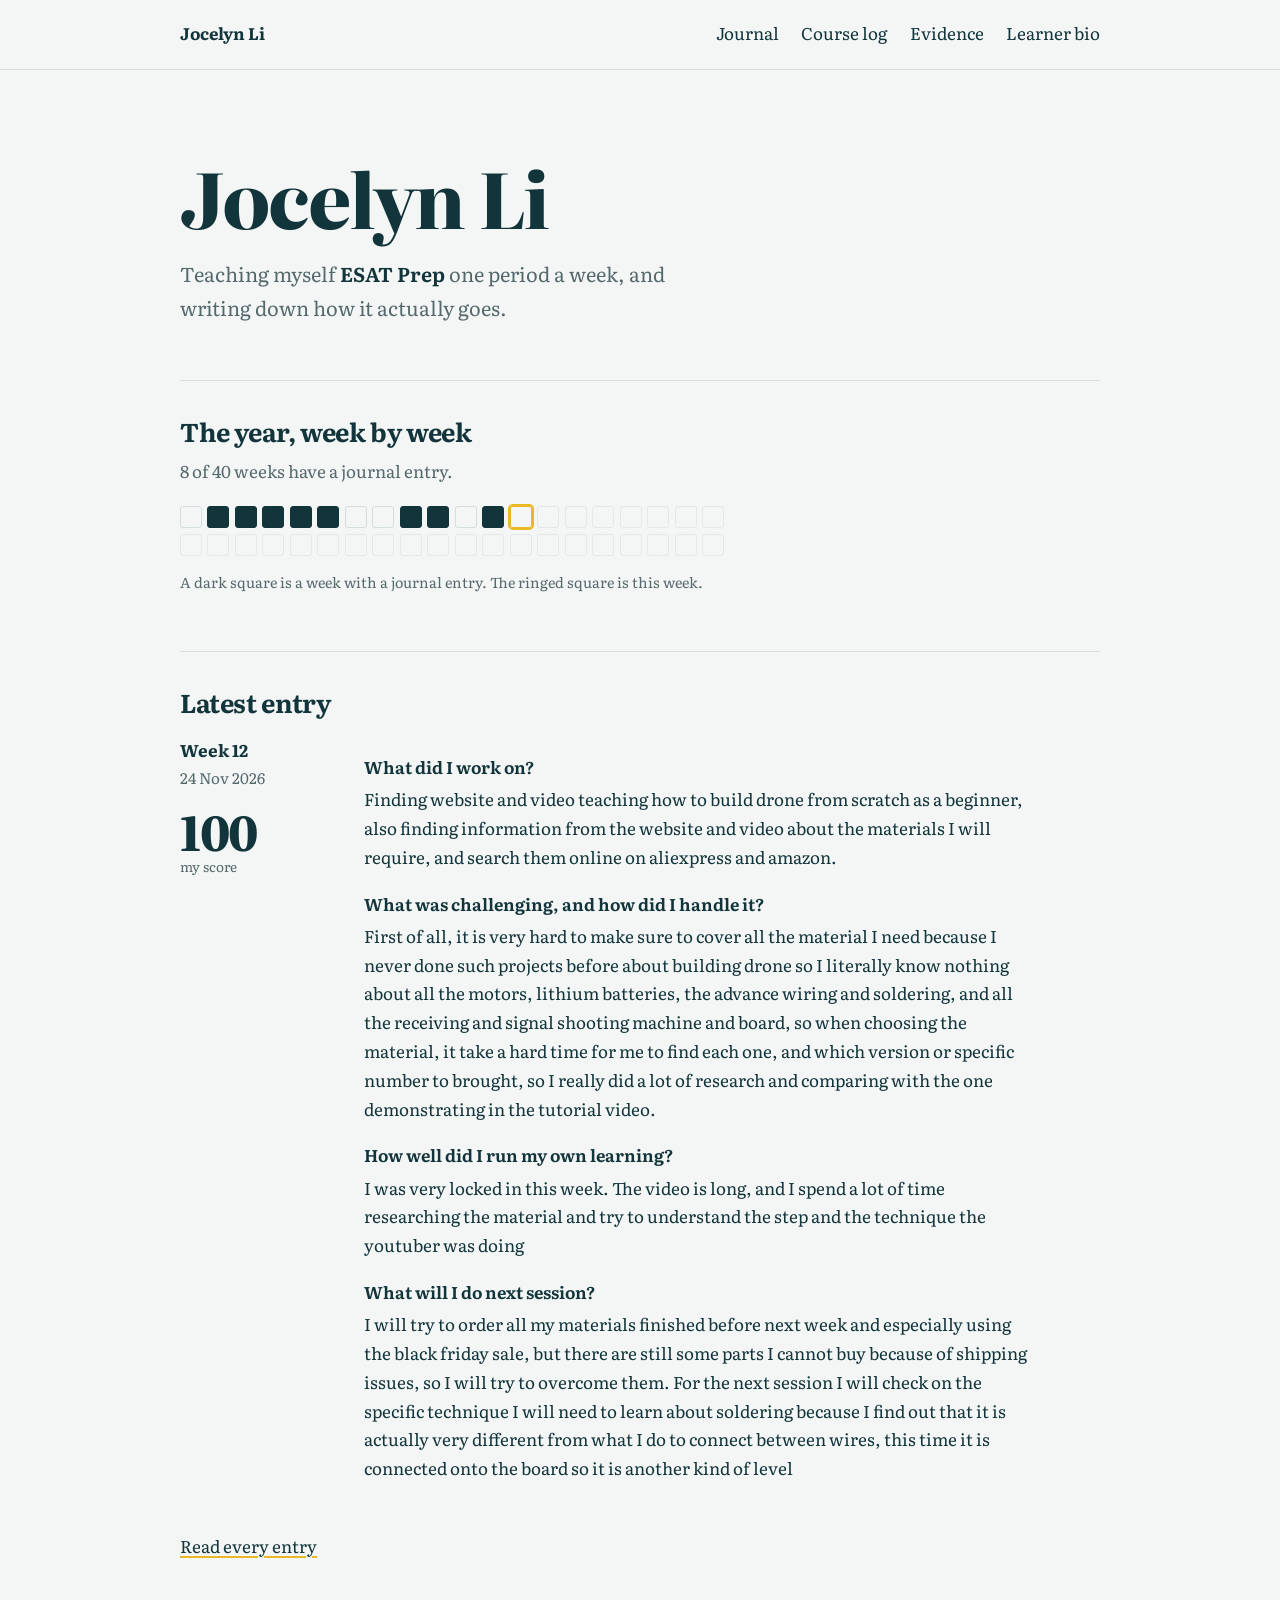
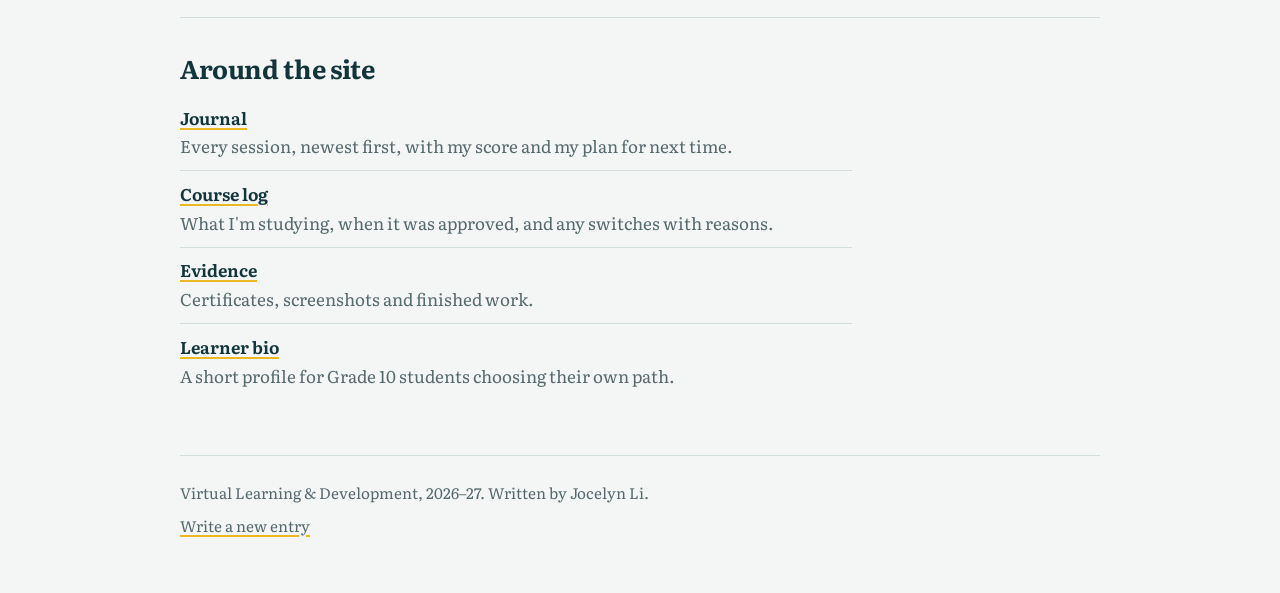
<file: index.html>
<!doctype html>
<html lang="en">
<head>
<meta charset="utf-8">
<meta name="viewport" content="width=device-width, initial-scale=1, viewport-fit=cover">
<title>Learning journal</title>
<meta name="description" content="A weekly record of self-directed learning through Virtual Learning & Development.">
<meta name="theme-color" content="#12343B">
<link rel="preconnect" href="https://fonts.googleapis.com">
<link rel="preconnect" href="https://fonts.gstatic.com" crossorigin>
<link rel="stylesheet" href="https://fonts.googleapis.com/css2?family=Literata:ital,opsz,wght@0,7..72,400..800;1,7..72,400..700&amp;display=swap">
<link rel="stylesheet" href="css/style.css">
</head>
<body>
<a class="skip" href="#main">Skip to content</a>
<header class="top">
  <div class="wrap bar">
    <a class="brand" href="index.html" data-site="name">ESAT PREP</a>
    <nav aria-label="Main"><a href="journal.html">Journal</a><a href="course-log.html">Course log</a><a href="evidence.html">Evidence</a><a href="bio.html">Learner bio</a></nav>
  </div>
</header>
<main id="main" class="wrap">

<section class="hero">
  <h1 data-site="name">ESAT PREP</h1>
  <p class="lede">Teaching myself <strong data-now="name">[Course name]</strong> one period a week, and writing down how it actually goes.</p>
</section>

<section class="section" aria-labelledby="weeks-h">
  <h2 id="weeks-h">The year, week by week</h2>
  <p id="strip-summary" class="muted"></p>
  <div id="strip" class="strip"></div>
  <p class="legend">A dark square is a week with a journal entry. The ringed square is this week.</p>
</section>

<section class="section" aria-labelledby="latest-h">
  <h2 id="latest-h">Latest entry</h2>
  <div id="latest"></div>
  <p><a href="journal.html">Read every entry</a></p>
</section>

<section class="section" aria-labelledby="around-h">
  <h2 id="around-h">Around the site</h2>
  <ul class="plain">
    <li><a href="journal.html">Journal</a><br><span class="muted">Every session, newest first, with my score and my plan for next time.</span></li>
    <li><a href="course-log.html">Course log</a><br><span class="muted">What I'm studying, when it was approved, and any switches with reasons.</span></li>
    <li><a href="evidence.html">Evidence</a><br><span class="muted">Certificates, screenshots and finished work.</span></li>
    <li><a href="bio.html">Learner bio</a><br><span class="muted">A short profile for Grade 10 students choosing their own path.</span></li>
  </ul>
</section>

</main>
<footer class="wrap foot">
  <p>Virtual Learning &amp; Development, 2026&ndash;27. Written by <span data-site="name">ESAT PREP</span>.</p>
  <p><a href="write.html">Write a new entry</a></p>
</footer>
<script src="data/site.js"></script>
<script src="data/entries.js"></script>
<script src="js/app.js"></script>
</body>
</html>
</file>
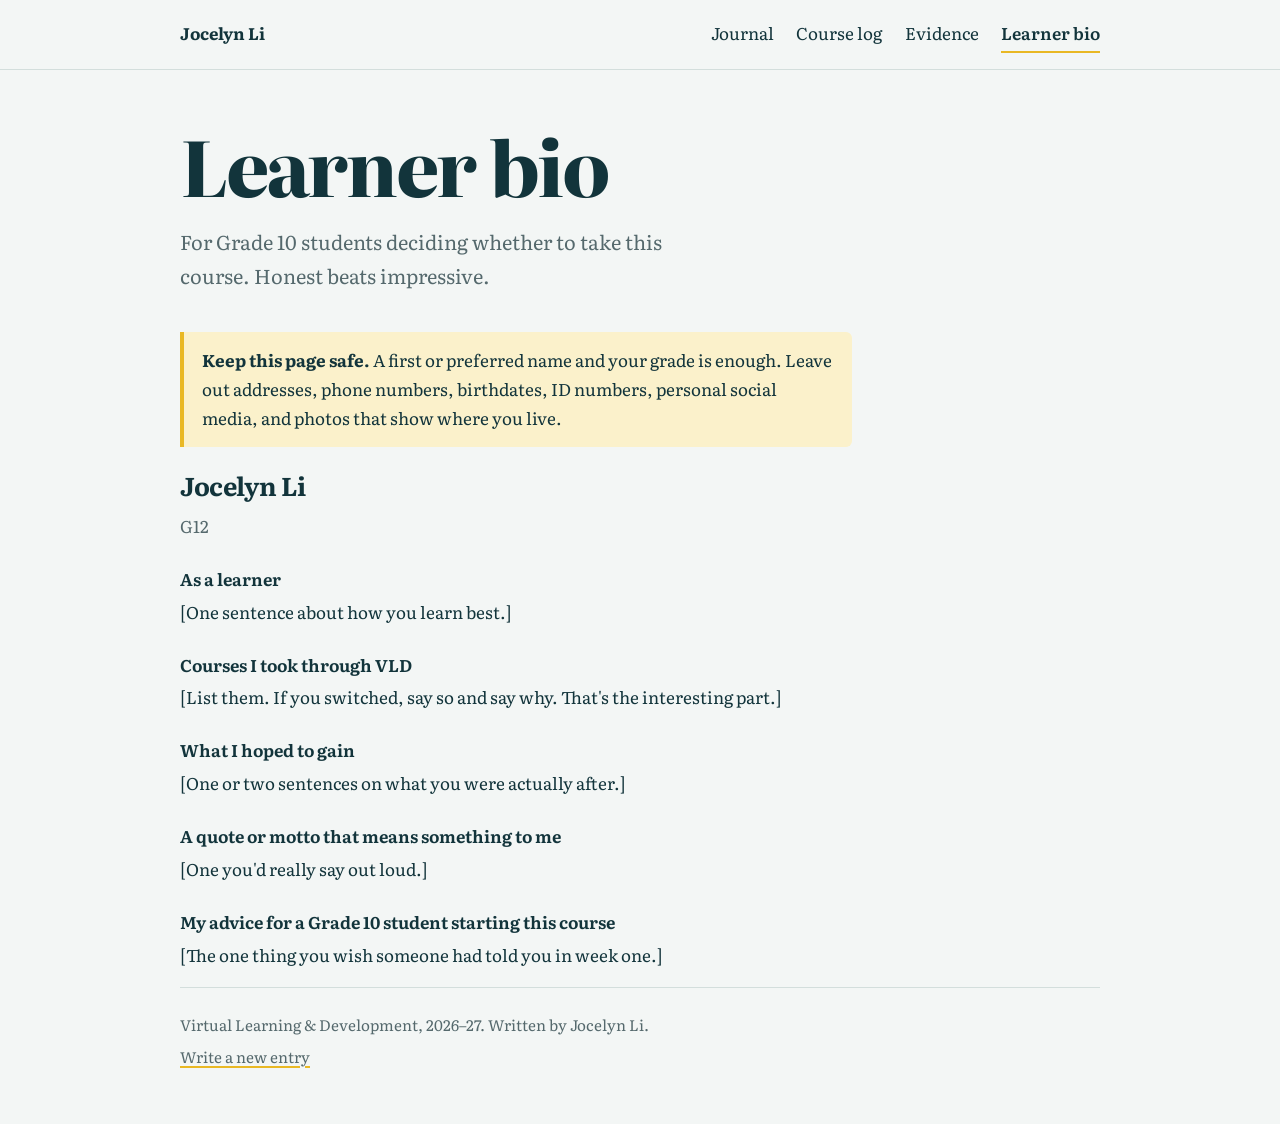
<file: bio.html>
<!doctype html>
<html lang="en">
<head>
<meta charset="utf-8">
<meta name="viewport" content="width=device-width, initial-scale=1, viewport-fit=cover">
<title>Learner bio</title>
<meta name="description" content="A short, safe profile written for Grade 10 students.">
<meta name="theme-color" content="#12343B">
<link rel="preconnect" href="https://fonts.googleapis.com">
<link rel="preconnect" href="https://fonts.gstatic.com" crossorigin>
<link rel="stylesheet" href="https://fonts.googleapis.com/css2?family=Literata:ital,opsz,wght@0,7..72,400..800;1,7..72,400..700&amp;display=swap">
<link rel="stylesheet" href="css/style.css">
</head>
<body>
<a class="skip" href="#main">Skip to content</a>
<header class="top">
  <div class="wrap bar">
    <a class="brand" href="index.html" data-site="name">Jocelyn Li</a>
    <nav aria-label="Main"><a href="journal.html">Journal</a><a href="course-log.html">Course log</a><a href="evidence.html">Evidence</a><a href="bio.html" aria-current="page">Learner bio</a></nav>
  </div>
</header>
<main id="main" class="wrap">

<section class="page-head">
  <h1>Learner bio</h1>
  <p class="lede">For Grade 10 students deciding whether to take this course. Honest beats impressive.</p>
</section>
<section aria-label="Learner bio">
  <aside class="note"><p><strong>Keep this page safe.</strong> A first or preferred name and your grade is enough. Leave out addresses, phone numbers, birthdates, ID numbers, personal social media, and photos that show where you live.</p></aside>
  <div class="bio">
    <h2 data-site="name">Jocelyn Li</h2>
    <p class="muted" data-site="grade">G12</p>
    <dl>
      <dt>As a learner</dt>
      <dd>[One sentence about how you learn best.]</dd>
      <dt>Courses I took through VLD</dt>
      <dd>[List them. If you switched, say so and say why. That's the interesting part.]</dd>
      <dt>What I hoped to gain</dt>
      <dd>[One or two sentences on what you were actually after.]</dd>
      <dt>A quote or motto that means something to me</dt>
      <dd>[One you'd really say out loud.]</dd>
      <dt>My advice for a Grade 10 student starting this course</dt>
      <dd>[The one thing you wish someone had told you in week one.]</dd>
    </dl>
  </div>
</section>

</main>
<footer class="wrap foot">
  <p>Virtual Learning &amp; Development, 2026&ndash;27. Written by <span data-site="name">Jocelyn Li</span>.</p>
  <p><a href="write.html">Write a new entry</a></p>
</footer>
<script src="data/site.js"></script>
<script src="js/app.js"></script>
</body>
</html>
</file>
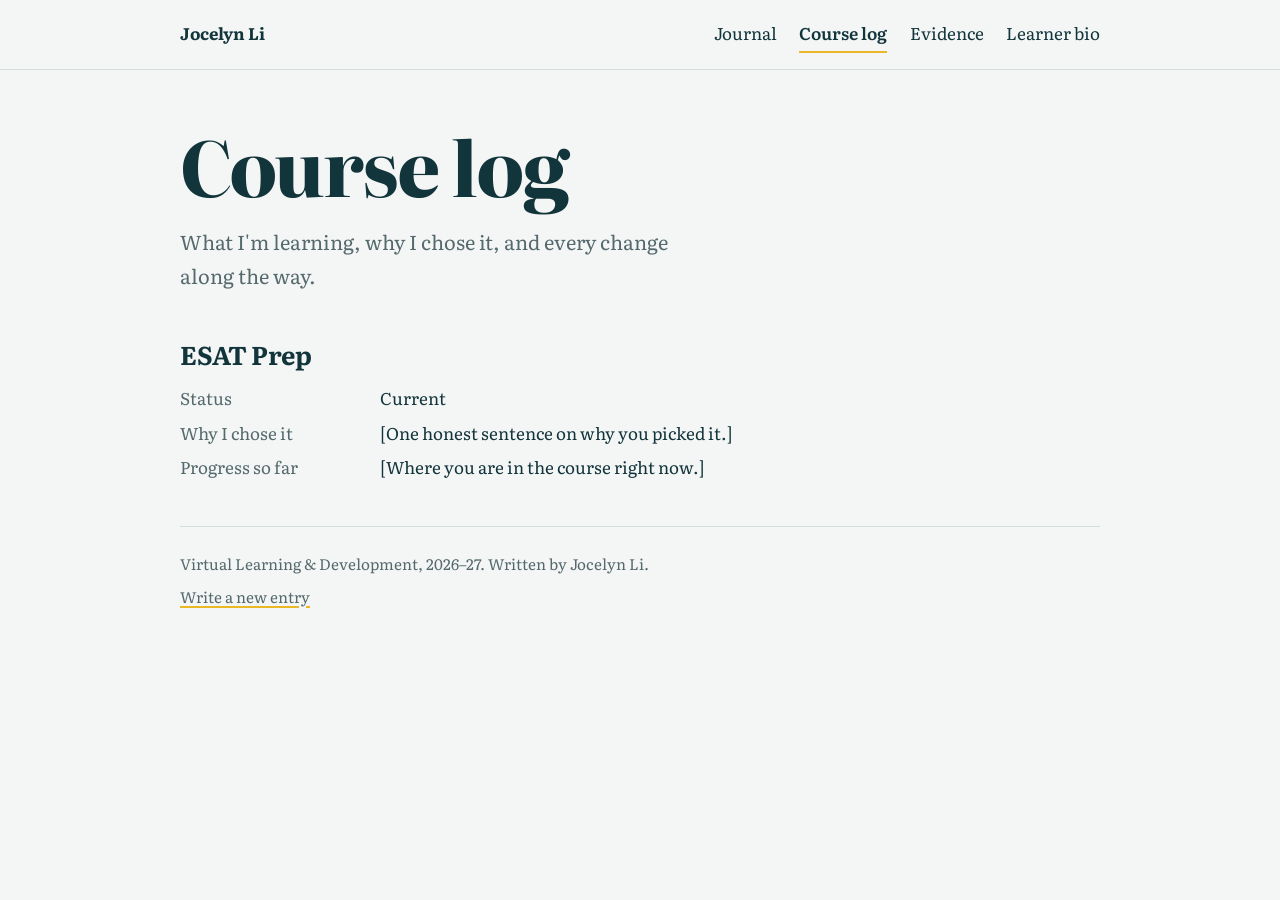
<file: course-log.html>
<!doctype html>
<html lang="en">
<head>
<meta charset="utf-8">
<meta name="viewport" content="width=device-width, initial-scale=1, viewport-fit=cover">
<title>Course log</title>
<meta name="description" content="The course I chose, when it was approved, and how it's going.">
<meta name="theme-color" content="#12343B">
<link rel="preconnect" href="https://fonts.googleapis.com">
<link rel="preconnect" href="https://fonts.gstatic.com" crossorigin>
<link rel="stylesheet" href="https://fonts.googleapis.com/css2?family=Literata:ital,opsz,wght@0,7..72,400..800;1,7..72,400..700&amp;display=swap">
<link rel="stylesheet" href="css/style.css">
</head>
<body>
<a class="skip" href="#main">Skip to content</a>
<header class="top">
  <div class="wrap bar">
    <a class="brand" href="index.html" data-site="name">Jocelyn Li</a>
    <nav aria-label="Main"><a href="journal.html">Journal</a><a href="course-log.html" aria-current="page">Course log</a><a href="evidence.html">Evidence</a><a href="bio.html">Learner bio</a></nav>
  </div>
</header>
<main id="main" class="wrap">

<section class="page-head">
  <h1>Course log</h1>
  <p class="lede">What I'm learning, why I chose it, and every change along the way.</p>
</section>
<section aria-label="Courses">
  <div id="courses"></div>
  <noscript><p>This page needs JavaScript to show the course log.</p></noscript>
</section>

</main>
<footer class="wrap foot">
  <p>Virtual Learning &amp; Development, 2026&ndash;27. Written by <span data-site="name">Jocelyn Li</span>.</p>
  <p><a href="write.html">Write a new entry</a></p>
</footer>
<script src="data/site.js"></script>
<script src="data/entries.js"></script>
<script src="js/app.js"></script>
</body>
</html>
</file>
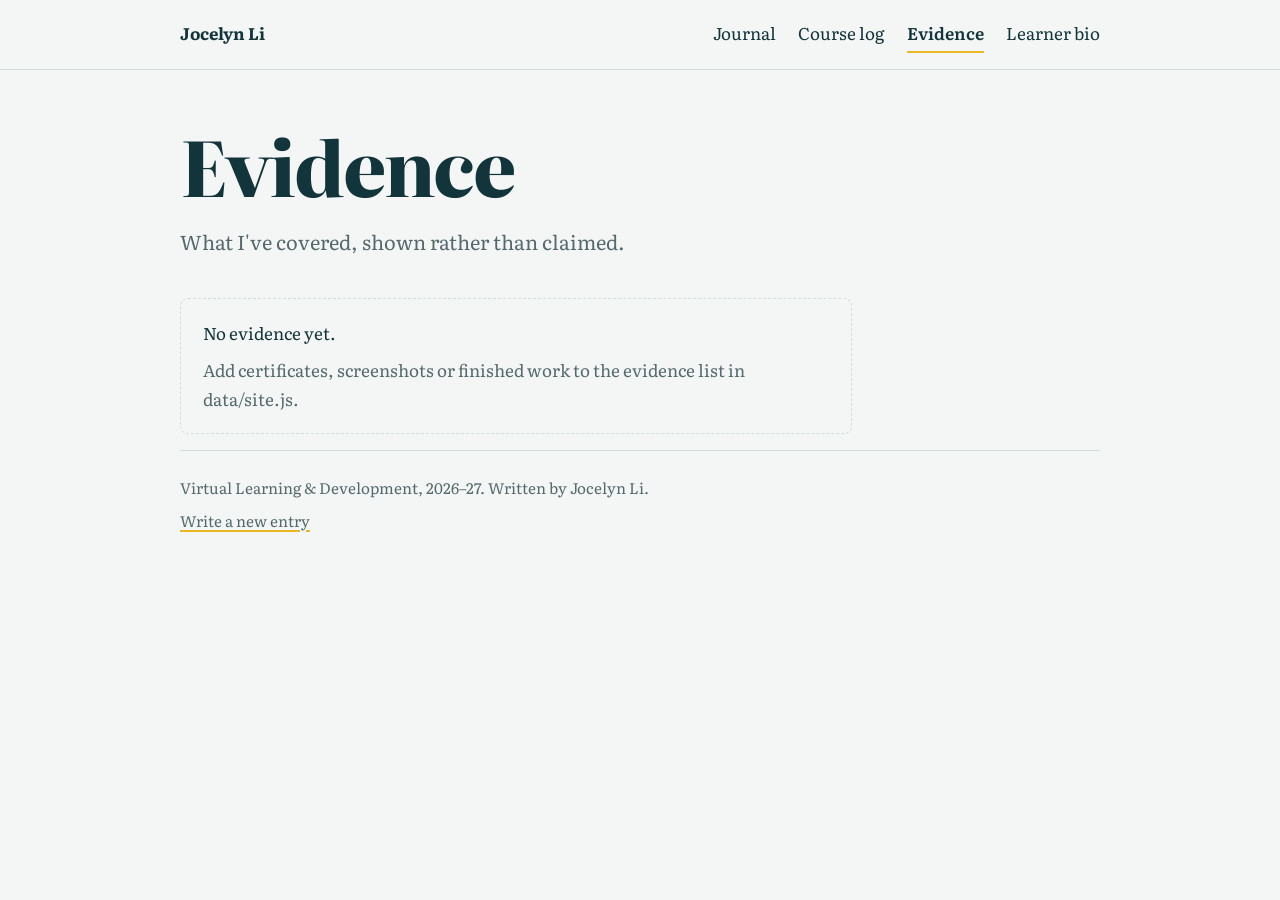
<file: evidence.html>
<!doctype html>
<html lang="en">
<head>
<meta charset="utf-8">
<meta name="viewport" content="width=device-width, initial-scale=1, viewport-fit=cover">
<title>Evidence</title>
<meta name="description" content="Proof of learning: certificates, screenshots and finished work.">
<meta name="theme-color" content="#12343B">
<link rel="preconnect" href="https://fonts.googleapis.com">
<link rel="preconnect" href="https://fonts.gstatic.com" crossorigin>
<link rel="stylesheet" href="https://fonts.googleapis.com/css2?family=Literata:ital,opsz,wght@0,7..72,400..800;1,7..72,400..700&amp;display=swap">
<link rel="stylesheet" href="css/style.css">
</head>
<body>
<a class="skip" href="#main">Skip to content</a>
<header class="top">
  <div class="wrap bar">
    <a class="brand" href="index.html" data-site="name">ESAT PREP</a>
    <nav aria-label="Main"><a href="journal.html">Journal</a><a href="course-log.html">Course log</a><a href="evidence.html" aria-current="page">Evidence</a><a href="bio.html">Learner bio</a></nav>
  </div>
</header>
<main id="main" class="wrap">

<section class="page-head">
  <h1>Evidence</h1>
  <p class="lede">What I've covered, shown rather than claimed.</p>
</section>
<section aria-label="Evidence">
  <div id="evidence"></div>
  <noscript><p>This page needs JavaScript to show the evidence list.</p></noscript>
</section>

</main>
<footer class="wrap foot">
  <p>Virtual Learning &amp; Development, 2026&ndash;27. Written by <span data-site="name">ESAT PREP</span>.</p>
  <p><a href="write.html">Write a new entry</a></p>
</footer>
<script src="data/site.js"></script>
<script src="data/entries.js"></script>
<script src="js/app.js"></script>
</body>
</html>
</file>
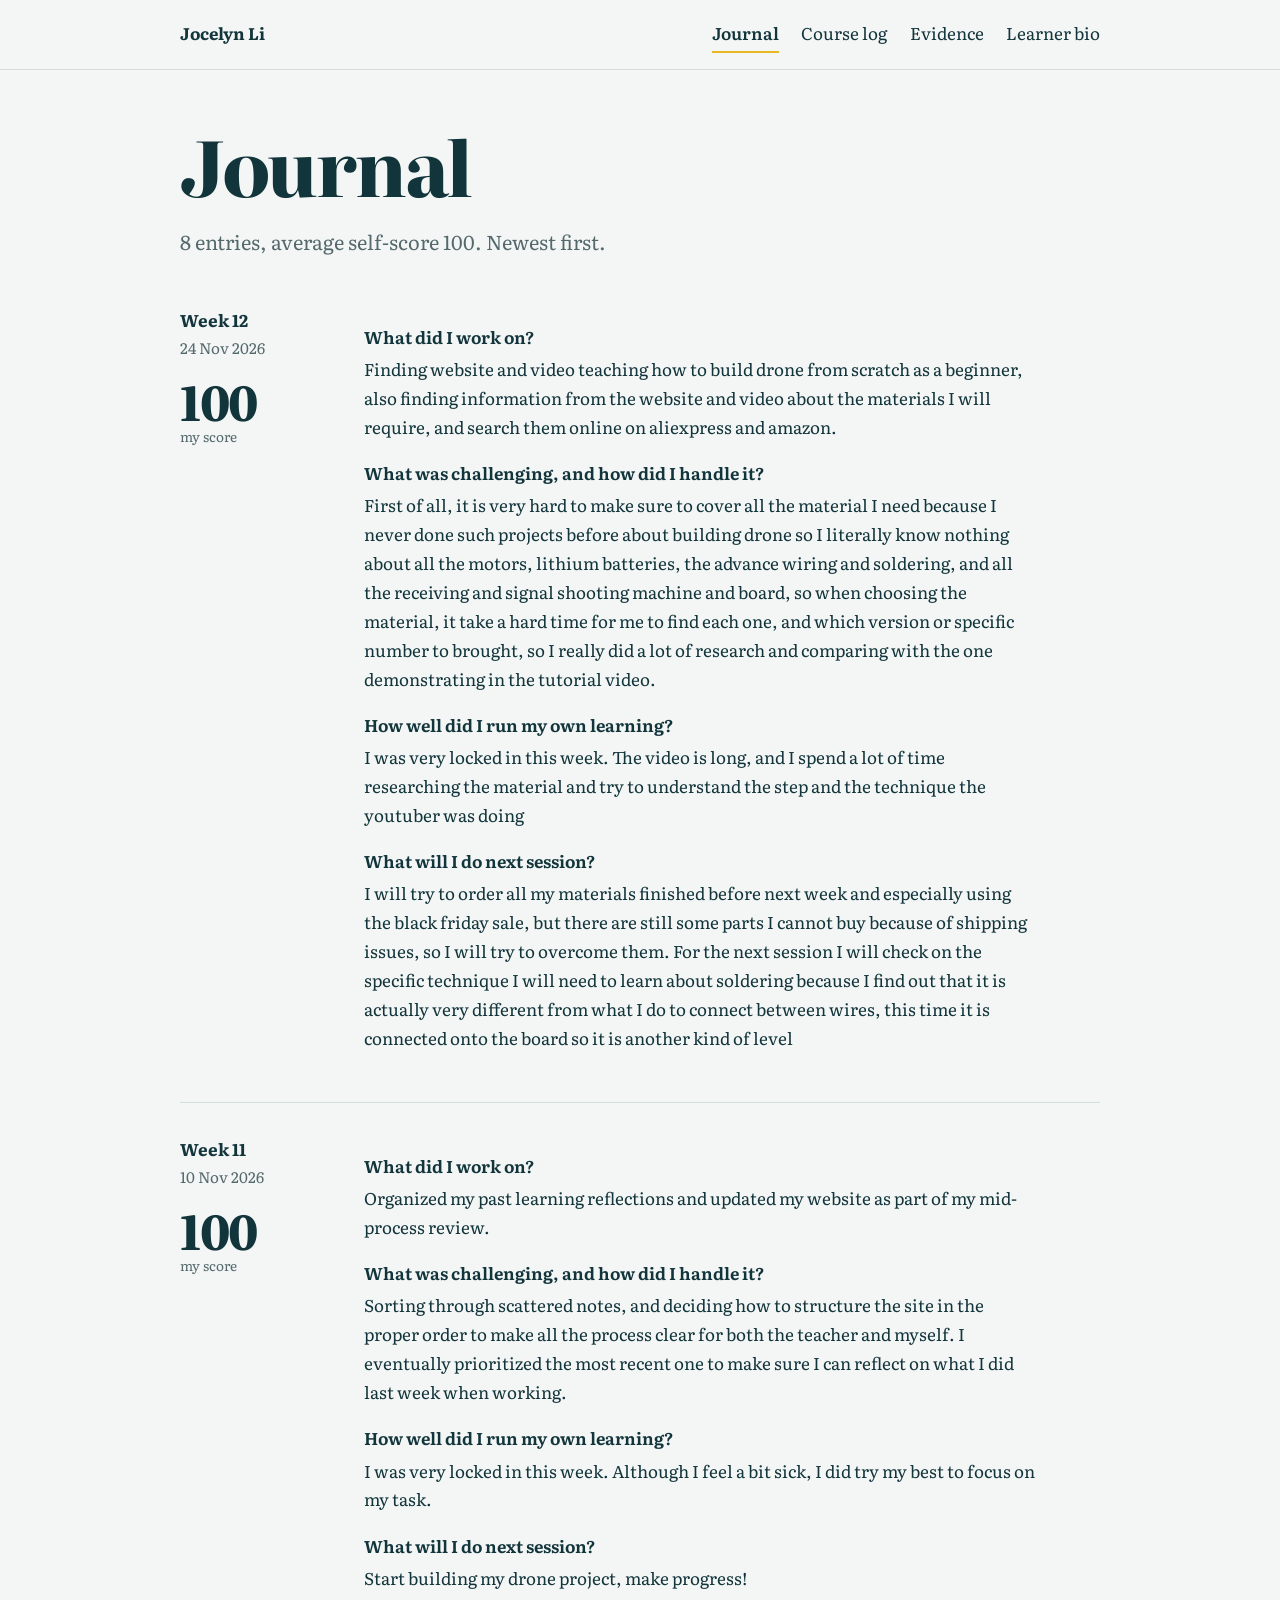
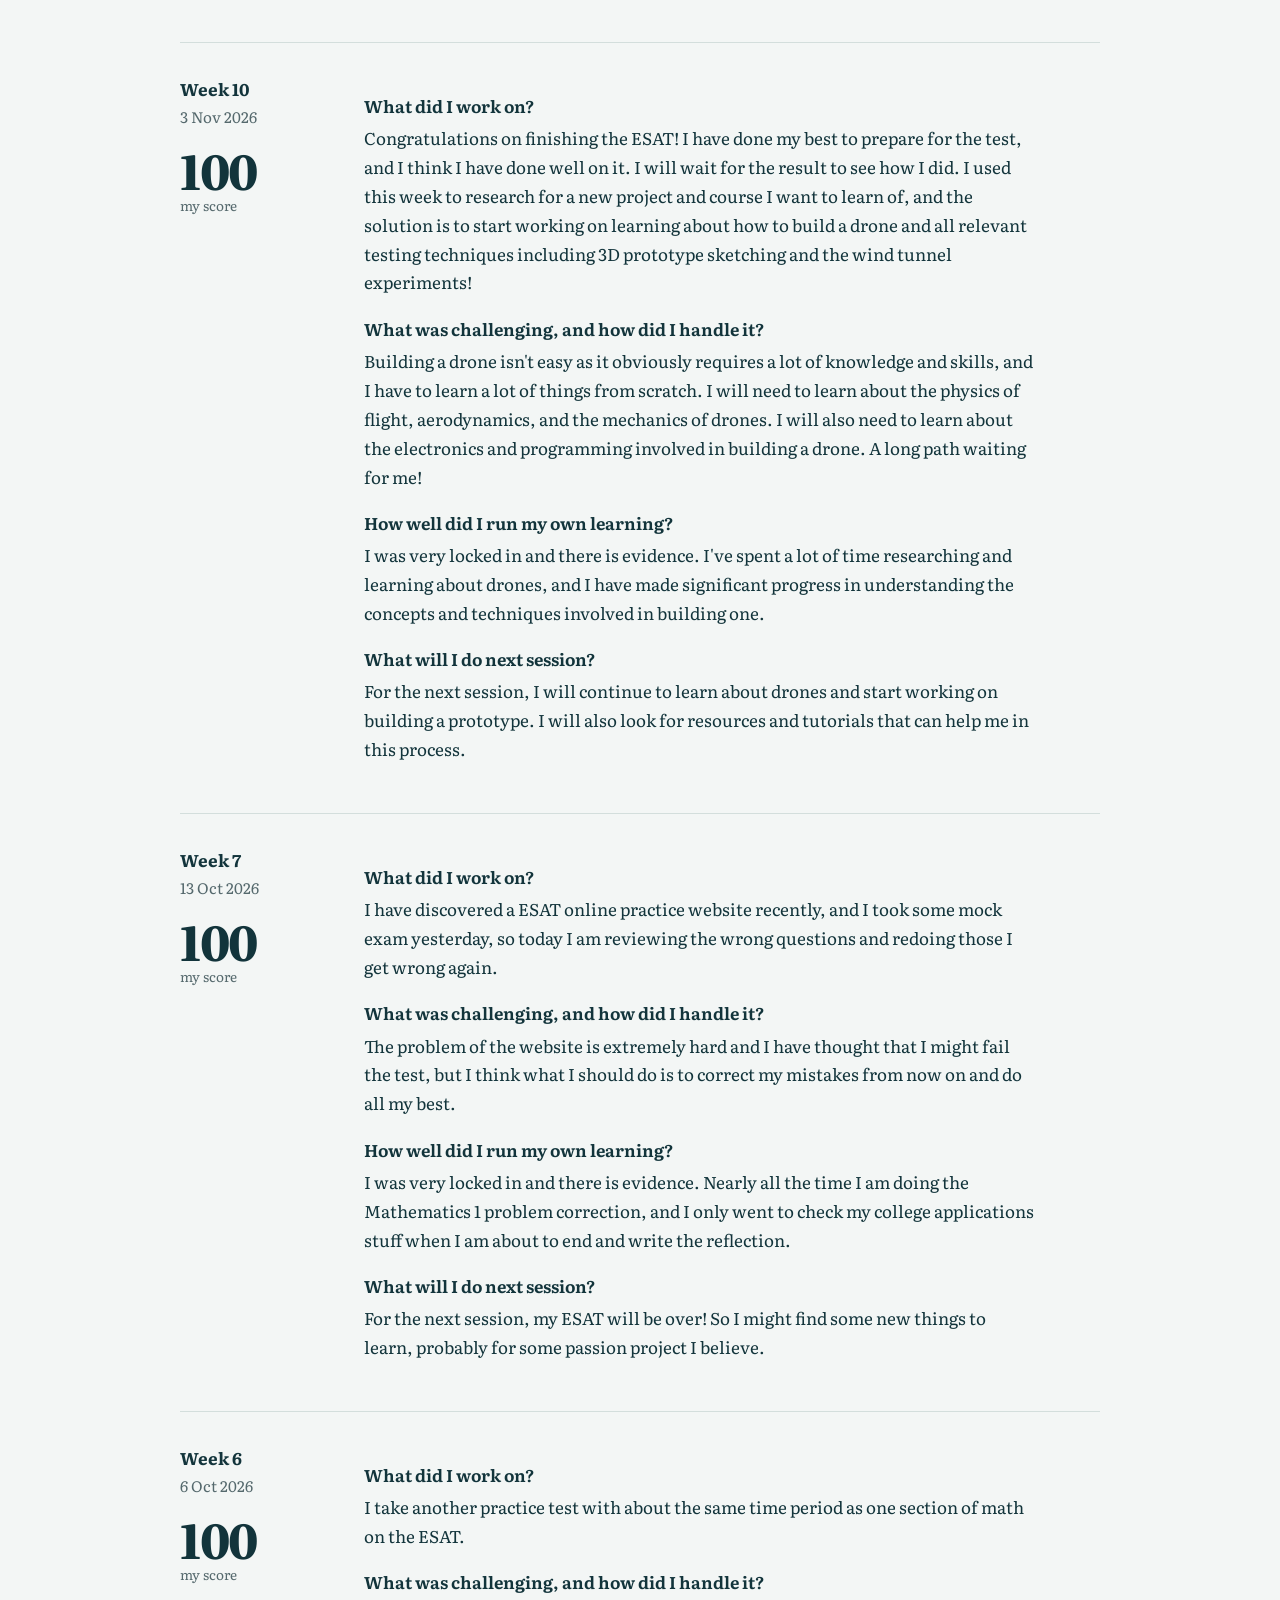
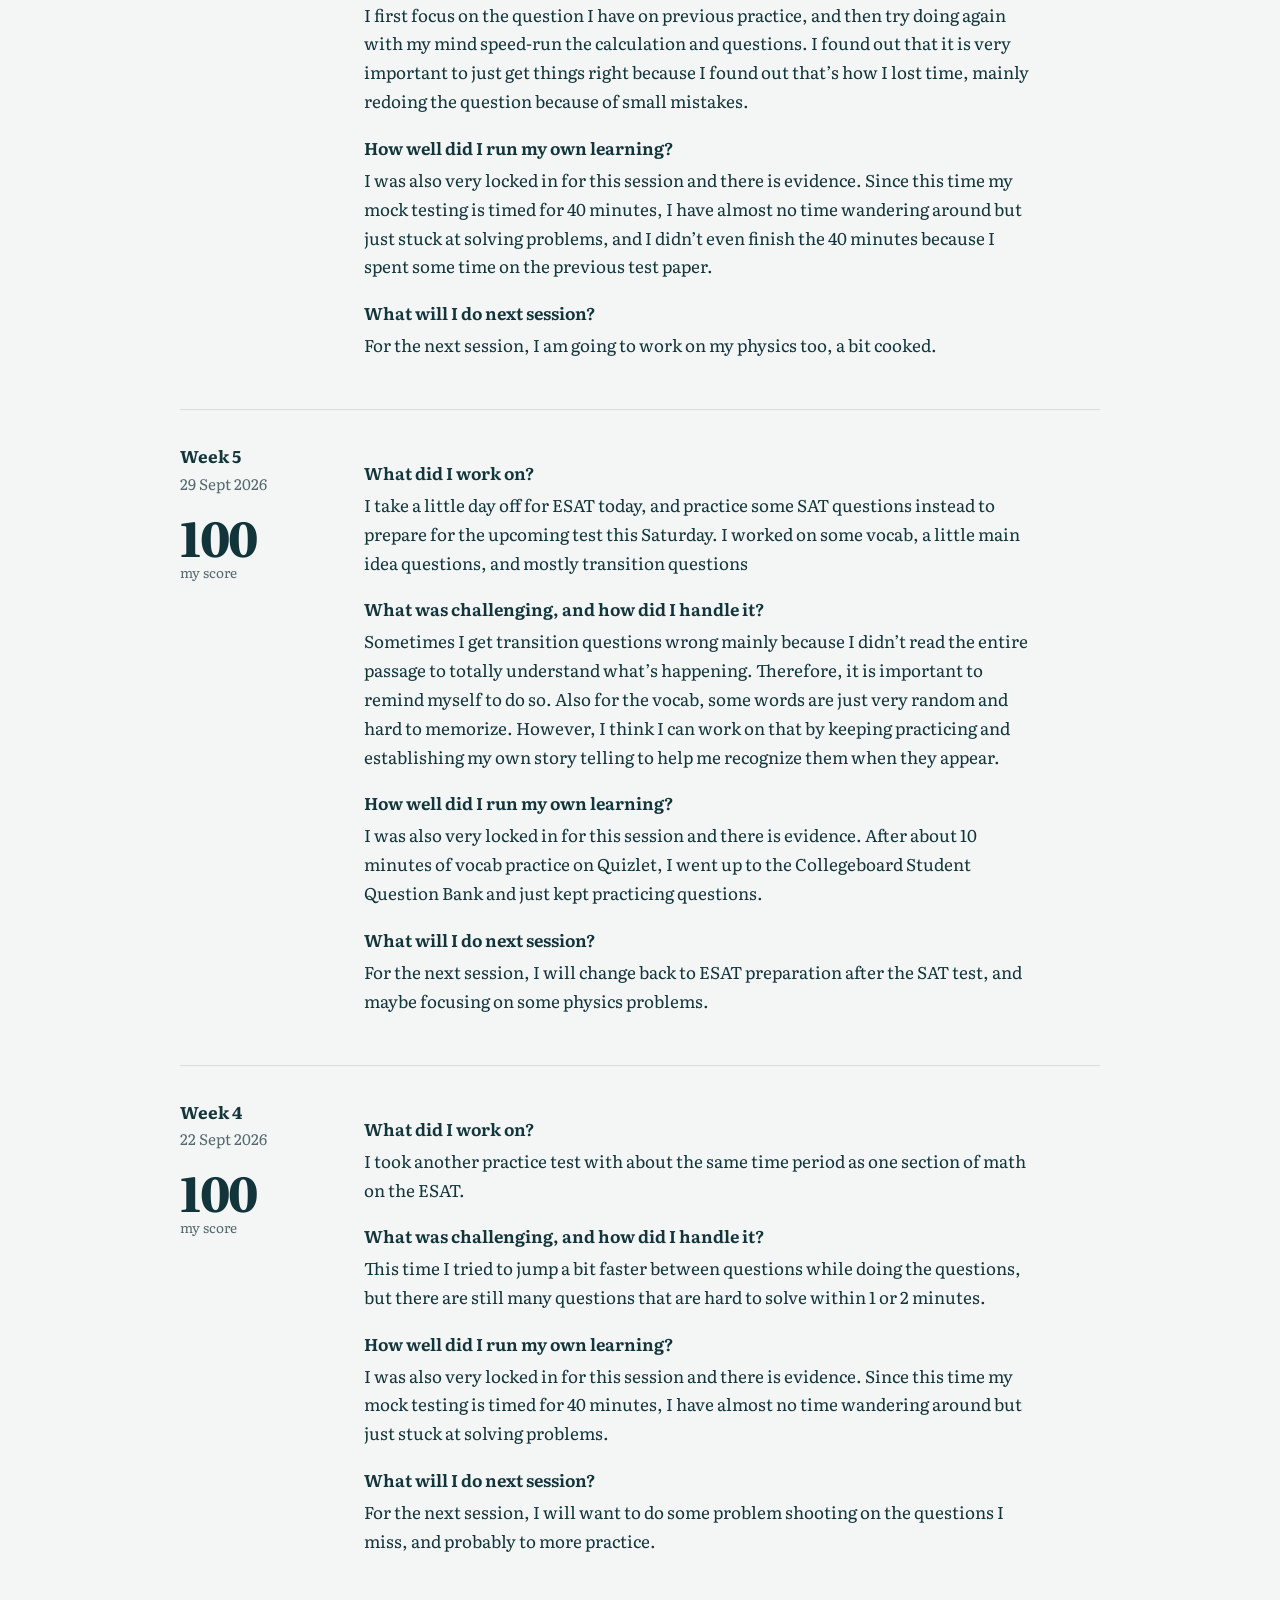
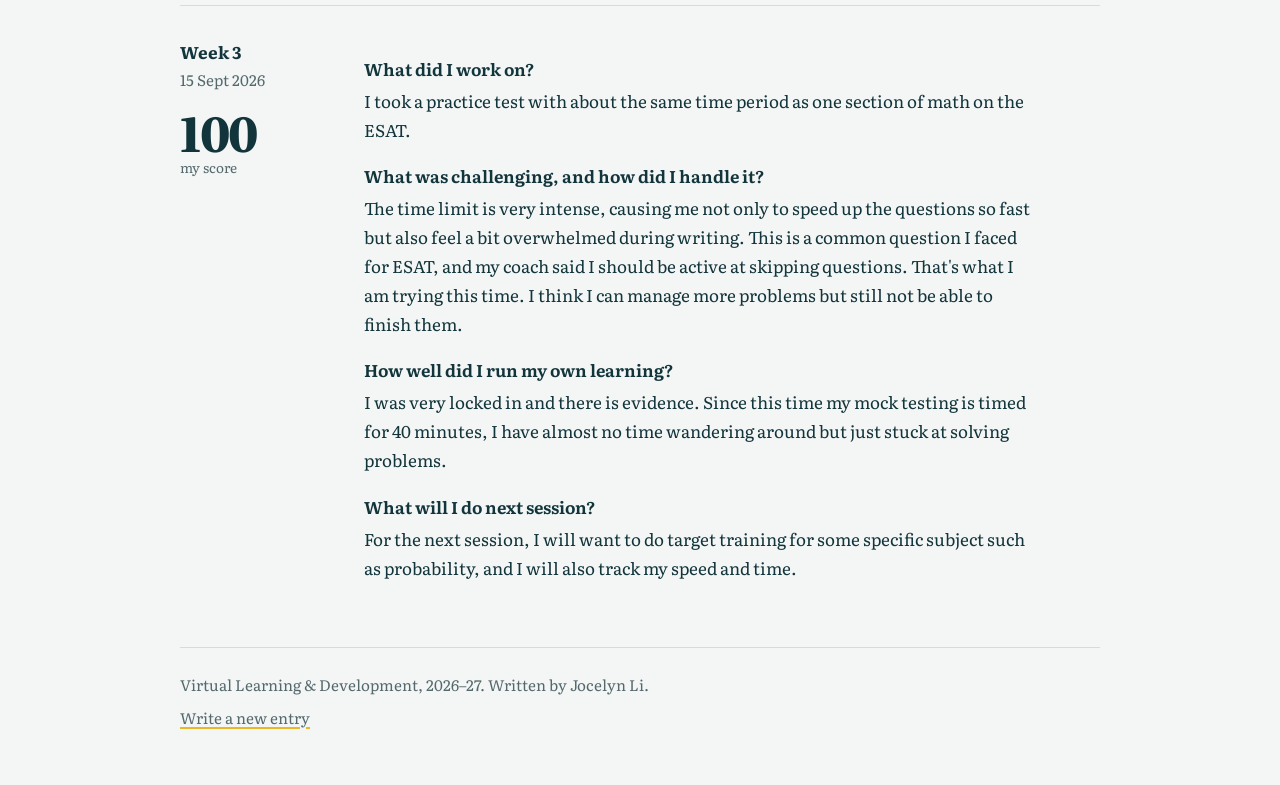
<file: journal.html>
<!doctype html>
<html lang="en">
<head>
<meta charset="utf-8">
<meta name="viewport" content="width=device-width, initial-scale=1, viewport-fit=cover">
<title>Journal</title>
<meta name="description" content="Weekly reflection journal for Virtual Learning & Development.">
<meta name="theme-color" content="#12343B">
<link rel="preconnect" href="https://fonts.googleapis.com">
<link rel="preconnect" href="https://fonts.gstatic.com" crossorigin>
<link rel="stylesheet" href="https://fonts.googleapis.com/css2?family=Literata:ital,opsz,wght@0,7..72,400..800;1,7..72,400..700&amp;display=swap">
<link rel="stylesheet" href="css/style.css">
</head>
<body>
<a class="skip" href="#main">Skip to content</a>
<header class="top">
  <div class="wrap bar">
    <a class="brand" href="index.html" data-site="name">Jocelyn Li</a>
    <nav aria-label="Main"><a href="journal.html" aria-current="page">Journal</a><a href="course-log.html">Course log</a><a href="evidence.html">Evidence</a><a href="bio.html">Learner bio</a></nav>
  </div>
</header>
<main id="main" class="wrap">

<section class="page-head">
  <h1>Journal</h1>
  <p id="journal-summary" class="lede"></p>
</section>
<section aria-label="Journal entries">
  <div id="entries"></div>
  <noscript><p>This page needs JavaScript to show the journal entries.</p></noscript>
</section>

</main>
<footer class="wrap foot">
  <p>Virtual Learning &amp; Development, 2026&ndash;27. Written by <span data-site="name">Jocelyn Li</span>.</p>
  <p><a href="write.html">Write a new entry</a></p>
</footer>
<script src="data/site.js"></script>
<script src="data/entries.js"></script>
<script src="js/app.js"></script>
</body>
</html>
</file>
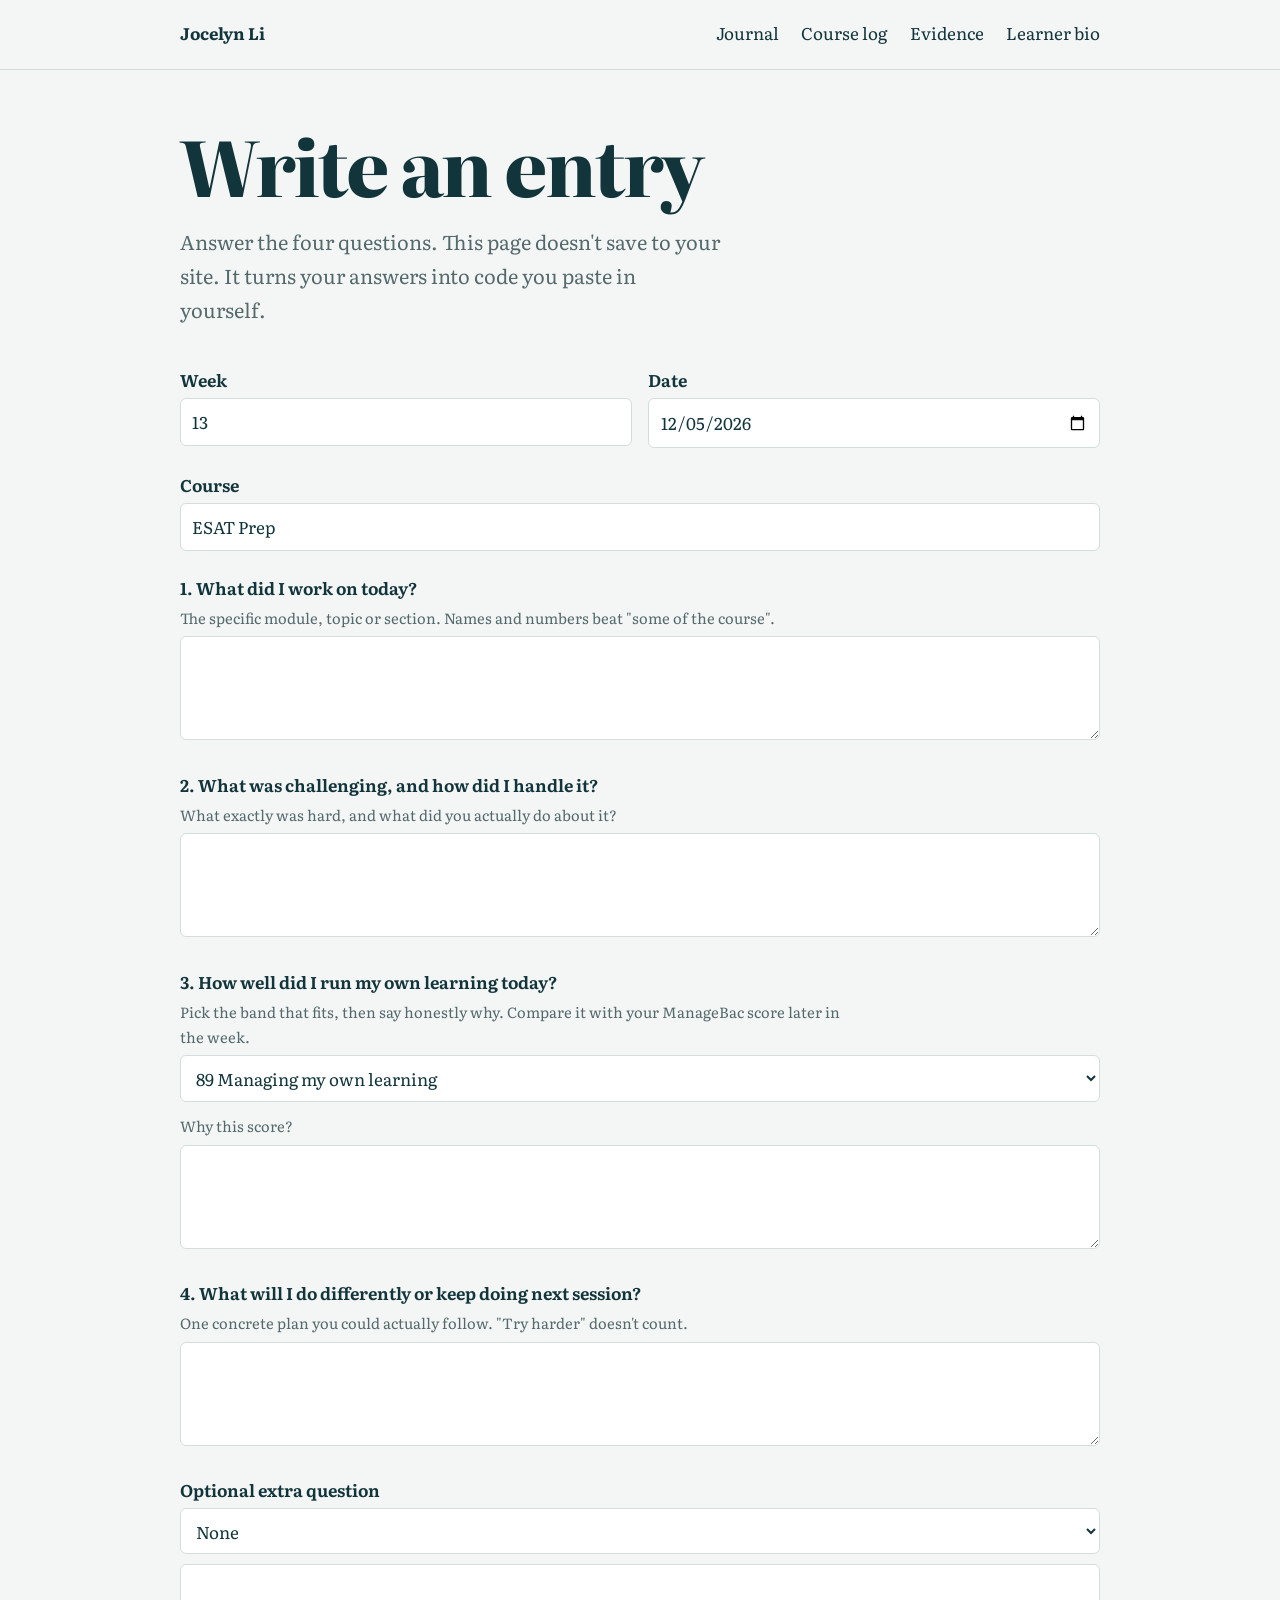
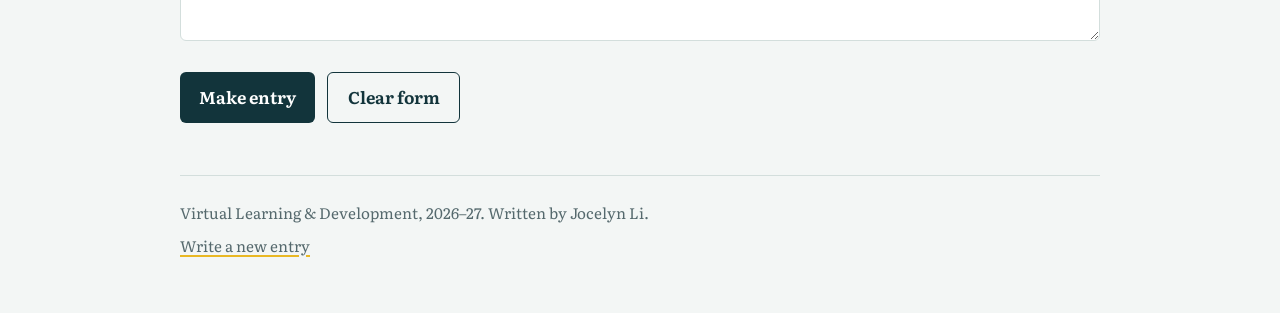
<file: write.html>
<!doctype html>
<html lang="en">
<head>
<meta charset="utf-8">
<meta name="viewport" content="width=device-width, initial-scale=1, viewport-fit=cover">
<title>Write an entry</title>
<meta name="description" content="Turn your answers into a journal entry for the site.">
<meta name="theme-color" content="#12343B">
<link rel="preconnect" href="https://fonts.googleapis.com">
<link rel="preconnect" href="https://fonts.gstatic.com" crossorigin>
<link rel="stylesheet" href="https://fonts.googleapis.com/css2?family=Literata:ital,opsz,wght@0,7..72,400..800;1,7..72,400..700&amp;display=swap">
<link rel="stylesheet" href="css/style.css">
</head>
<body>
<a class="skip" href="#main">Skip to content</a>
<header class="top">
  <div class="wrap bar">
    <a class="brand" href="index.html" data-site="name">Jocelyn Li</a>
    <nav aria-label="Main"><a href="journal.html">Journal</a><a href="course-log.html">Course log</a><a href="evidence.html">Evidence</a><a href="bio.html">Learner bio</a></nav>
  </div>
</header>
<main id="main" class="wrap">

<section class="page-head">
  <h1>Write an entry</h1>
  <p class="lede">Answer the four questions. This page doesn't save to your site. It turns your answers into code you paste in yourself.</p>
</section>

<section aria-label="Entry form">
  <form id="entry-form" novalidate>
    <div class="row">
      <div class="field"><label for="week">Week</label><input id="week" type="number" min="1" inputmode="numeric"></div>
      <div class="field"><label for="date">Date</label><input id="date" type="date"></div>
    </div>
    <div class="field"><label for="course">Course</label><input id="course" type="text" autocomplete="off"></div>

    <div class="field">
      <label for="worked">1. What did I work on today?</label>
      <p class="hint">The specific module, topic or section. Names and numbers beat "some of the course".</p>
      <textarea id="worked"></textarea>
    </div>
    <div class="field">
      <label for="challenge">2. What was challenging, and how did I handle it?</label>
      <p class="hint">What exactly was hard, and what did you actually do about it?</p>
      <textarea id="challenge"></textarea>
    </div>
    <div class="field">
      <label for="score">3. How well did I run my own learning today?</label>
      <p class="hint">Pick the band that fits, then say honestly why. Compare it with your ManageBac score later in the week.</p>
      <select id="score">
        <option value="100">100 Directing my own learning</option>
        <option value="89">89 Managing my own learning</option>
        <option value="79">79 Working within structure</option>
        <option value="69">69 Not yet self-directing</option>
      </select>
      <p class="hint" style="margin-top:.75rem"><label for="scoreWhy" style="display:inline;font-weight:400">Why this score?</label></p>
      <textarea id="scoreWhy"></textarea>
    </div>
    <div class="field">
      <label for="next">4. What will I do differently or keep doing next session?</label>
      <p class="hint">One concrete plan you could actually follow. "Try harder" doesn't count.</p>
      <textarea id="next"></textarea>
    </div>
    <div class="field">
      <label for="extraQ">Optional extra question</label>
      <select id="extraQ">
        <option value="">None</option>
        <option>What surprised me this week?</option>
        <option>What distracted me most today, and what would remove it?</option>
        <option>Is this course still the right fit? Why or why not?</option>
        <option>How does this connect to what I want to study at university?</option>
      </select>
      <textarea id="extraA" aria-label="Answer to the optional question" style="margin-top:.6rem;min-height:4.5rem"></textarea>
    </div>

    <div class="actions">
      <button class="btn" type="submit">Make entry</button>
      <button class="btn quiet" type="button" id="clear">Clear form</button>
    </div>
    <p class="msg" id="msg" role="status" aria-live="polite"></p>
  </form>
</section>

<section class="section" id="result" hidden aria-labelledby="result-h">
  <h2 id="result-h">Your entry is ready</h2>
  <ol class="steps">
    <li>Copy the site code and paste it between the square brackets in <strong>data/entries.js</strong>. Put it inside the list, before the closing <code>];</code>.</li>
    <li>Commit the change to GitLab. The pipeline runs and the live site updates in a minute or two.</li>
    <li>Copy the backup text into your journal backup document, so your work survives if the site doesn't.</li>
  </ol>
  <h3>Site code</h3>
  <pre class="out" id="code-out" tabindex="0"></pre>
  <button class="btn" type="button" id="copy-code">Copy site code</button>
  <h3 style="margin-top:2rem">Backup text</h3>
  <pre class="out" id="backup-out" tabindex="0"></pre>
  <button class="btn quiet" type="button" id="copy-backup">Copy backup text</button>
</section>

</main>
<footer class="wrap foot">
  <p>Virtual Learning &amp; Development, 2026&ndash;27. Written by <span data-site="name">Jocelyn Li</span>.</p>
  <p><a href="write.html">Write a new entry</a></p>
</footer>
<script src="data/site.js"></script>
<script src="js/write.js"></script>
</body>
</html>
</file>
<file: css/style.css>
/* One typeface (Literata), two colours (ink + gold), everything else neutral. */
:root {
    --fog: #F3F6F5;
    --paper: #FFFFFF;
    --ink: #12343B;
    --muted: #55696D;
    --line: #D3DEDC;
    --gold: #E9B824;
    --gold-soft: #FBF1CB;
  }
  * { box-sizing: border-box; }
  html { -webkit-text-size-adjust: 100%; scroll-padding-top: 1rem; }
  body {
    margin: 0;
    background: var(--fog);
    color: var(--ink);
    font-family: "Literata", Georgia, "Times New Roman", serif;
    font-optical-sizing: auto;
    font-size: 1.0625rem;
    line-height: 1.7;
    padding: env(safe-area-inset-top) env(safe-area-inset-right) env(safe-area-inset-bottom) env(safe-area-inset-left);
  }
  a { color: var(--ink); text-decoration-color: var(--gold); text-decoration-thickness: 2px; text-underline-offset: 3px; }
  a:hover { text-decoration-color: var(--ink); }
  :focus-visible { outline: 3px solid var(--ink); outline-offset: 3px; border-radius: 2px; }
  .skip { position: absolute; left: -999px; top: 0; background: var(--ink); color: var(--paper); padding: .6rem 1rem; z-index: 10; }
  .skip:focus { left: 0; }
  
  .wrap { max-width: 60rem; margin: 0 auto; padding-left: 1.25rem; padding-right: 1.25rem; }
  .muted { color: var(--muted); }
  
  /* Header */
  .top { border-bottom: 1px solid var(--line); }
  .bar { display: flex; flex-wrap: wrap; gap: .25rem 2rem; align-items: baseline; justify-content: space-between; padding-top: 1rem; padding-bottom: 1rem; }
  .brand { font-weight: 700; text-decoration: none; font-size: 1.05rem; }
  .top nav { display: flex; flex-wrap: wrap; gap: .25rem 1.4rem; }
  .top nav a { text-decoration: none; padding: .2rem 0; border-bottom: 2px solid transparent; }
  .top nav a:hover { border-bottom-color: var(--line); }
  .top nav a[aria-current="page"] { border-bottom-color: var(--gold); font-weight: 600; }
  
  /* Type */
  h1, h2, h3 { line-height: 1.12; letter-spacing: -0.015em; margin: 0; }
  h1 { font-size: clamp(2.5rem, 8vw, 4.75rem); font-weight: 750; letter-spacing: -0.03em; line-height: 1.02; }
  h2 { font-size: 1.6rem; font-weight: 700; margin-bottom: .75rem; }
  h3 { font-size: 1.2rem; font-weight: 650; }
  p { margin: 0 0 1rem; max-width: 42rem; }
  .lede { font-size: 1.25rem; color: var(--muted); max-width: 34rem; margin-top: 1.25rem; }
  .lede strong { color: var(--ink); font-weight: 650; }
  
  /* Layout */
  .hero { padding: clamp(2.5rem, 8vw, 5.5rem) 0 2.5rem; }
  .page-head { padding: clamp(2rem, 6vw, 3.5rem) 0 1.5rem; }
  .section { padding: 2.25rem 0 2.5rem; border-top: 1px solid var(--line); }
  
  /* Week strip: one square per week, filled when that week has an entry */
  .strip { display: grid; grid-template-columns: repeat(10, 1fr); gap: .35rem; max-width: 34rem; margin: 1.25rem 0 .9rem; }
  @media (min-width: 640px) { .strip { grid-template-columns: repeat(20, 1fr); } }
  .wk { aspect-ratio: 1; border: 1.5px solid var(--line); border-radius: 3px; background: transparent; }
  .wk.done { background: var(--ink); border-color: var(--ink); }
  .wk.now { border-color: var(--gold); box-shadow: 0 0 0 2px var(--gold); }
  .wk.future { opacity: .55; }
  @keyframes fill { from { background: transparent; border-color: var(--line); } }
  @media (prefers-reduced-motion: no-preference) {
    .wk.done { animation: fill .45s ease backwards; animation-delay: calc(var(--i, 0) * 45ms); }
  }
  .legend { font-size: .9rem; color: var(--muted); }
  
  /* Journal entries */
  .entry { display: grid; grid-template-columns: 9rem minmax(0, 1fr); gap: 1rem 2.5rem; padding: 2rem 0; border-top: 1px solid var(--line); }
  .entry:first-child { border-top: 0; padding-top: .5rem; }
  .entry-meta p { margin: 0; }
  .entry-week { font-weight: 700; }
  .entry-date { color: var(--muted); font-size: .95rem; }
  .entry-meta .score { display: flex; flex-direction: column; margin-top: 1rem; }
  .score-num { font-size: 3rem; font-weight: 750; line-height: 1; letter-spacing: -0.03em; }
  .score-label { font-size: .85rem; color: var(--muted); }
  .entry-course { color: var(--muted); font-size: .95rem; margin-bottom: 1rem; }
  .entry dt { font-weight: 650; margin-top: 1.1rem; }
  .entry dt:first-child { margin-top: 0; }
  .entry dd { margin: .2rem 0 0; white-space: pre-line; max-width: 42rem; }
  @media (max-width: 640px) {
    .entry { grid-template-columns: 1fr; gap: .75rem; }
    .entry-meta { display: flex; flex-wrap: wrap; align-items: baseline; gap: .25rem 1rem; }
    .entry-meta .score { flex-direction: row; align-items: baseline; gap: .5rem; margin-top: 0; margin-left: auto; }
    .score-num { font-size: 2rem; }
  }
  
  /* Course log + bio share a fact list */
  .log-item { padding: 1.75rem 0; border-top: 1px solid var(--line); }
  .log-item:first-child { border-top: 0; padding-top: .5rem; }
  dl.facts { display: grid; grid-template-columns: 11rem minmax(0, 1fr); gap: .35rem 1.5rem; margin: 1rem 0 0; }
  dl.facts dt { color: var(--muted); }
  dl.facts dd { margin: 0; white-space: pre-line; }
  @media (max-width: 640px) { dl.facts { grid-template-columns: 1fr; gap: 0; } dl.facts dd { margin-bottom: .75rem; } }
  
  .bio dt { font-weight: 650; margin-top: 1.5rem; }
  .bio dd { margin: .25rem 0 0; max-width: 42rem; }
  
  /* Evidence */
  .evidence-item { padding: 1.75rem 0; border-top: 1px solid var(--line); }
  .evidence-item:first-child { border-top: 0; padding-top: .5rem; }
  .evidence-item img { display: block; max-width: 100%; height: auto; margin: 0 0 1rem; border: 1px solid var(--line); border-radius: 6px; }
  .evidence-item .meta { color: var(--muted); font-size: .95rem; margin: .15rem 0 .5rem; }
  
  /* Notes, empty states, lists */
  .note { background: var(--gold-soft); border-left: 4px solid var(--gold); padding: .9rem 1.1rem; border-radius: 0 6px 6px 0; max-width: 42rem; margin: 0 0 1.5rem; }
  .note p { margin: 0; }
  .empty { border: 1.5px dashed var(--line); border-radius: 8px; padding: 1.25rem 1.4rem; max-width: 42rem; }
  .empty p { margin: 0 0 .5rem; }
  .empty p:last-child { margin-bottom: 0; }
  ul.plain { list-style: none; margin: 0; padding: 0; max-width: 42rem; }
  ul.plain li { padding: .55rem 0; border-top: 1px solid var(--line); }
  ul.plain li:first-child { border-top: 0; }
  ul.plain a { font-weight: 650; }
  
  /* Buttons + forms (entry writer) */
  .btn { font: inherit; font-weight: 650; background: var(--ink); color: var(--paper); border: 0; border-radius: 6px; padding: .65rem 1.2rem; cursor: pointer; }
  .btn:hover { background: #0B2429; }
  .btn.quiet { background: transparent; color: var(--ink); border: 1.5px solid var(--ink); }
  .btn.quiet:hover { background: var(--gold-soft); }
  .field { margin: 0 0 1.4rem; }
  .field label { display: block; font-weight: 650; margin-bottom: .2rem; }
  .field .hint { color: var(--muted); font-size: .92rem; margin: 0 0 .35rem; }
  input, select, textarea { font: inherit; width: 100%; padding: .55rem .7rem; border: 1.5px solid var(--line); border-radius: 6px; background: var(--paper); color: var(--ink); }
  textarea { min-height: 6.5rem; resize: vertical; }
  .row { display: grid; grid-template-columns: repeat(auto-fit, minmax(10rem, 1fr)); gap: 1rem; }
  .actions { display: flex; flex-wrap: wrap; gap: .75rem; margin-top: .5rem; }
  .msg { color: #8A2B14; font-weight: 600; min-height: 1.5rem; margin: .75rem 0 0; }
  pre.out { background: var(--paper); border: 1px solid var(--line); border-radius: 6px; padding: 1rem; overflow-x: auto; font: .85rem/1.55 ui-monospace, Menlo, Consolas, monospace; white-space: pre-wrap; word-break: break-word; margin: .5rem 0 .75rem; }
  ol.steps { padding-left: 1.3rem; max-width: 42rem; }
  ol.steps li { margin-bottom: .5rem; }
  
  /* Footer */
  .foot { padding-bottom: 3rem; margin-top: 1rem; color: var(--muted); font-size: .95rem; }
  .foot::before { content: ""; display: block; border-top: 1px solid var(--line); margin-bottom: 1.5rem; }
  .foot p { margin: 0 0 .4rem; }
  .foot a { color: var(--muted); }
</file>
